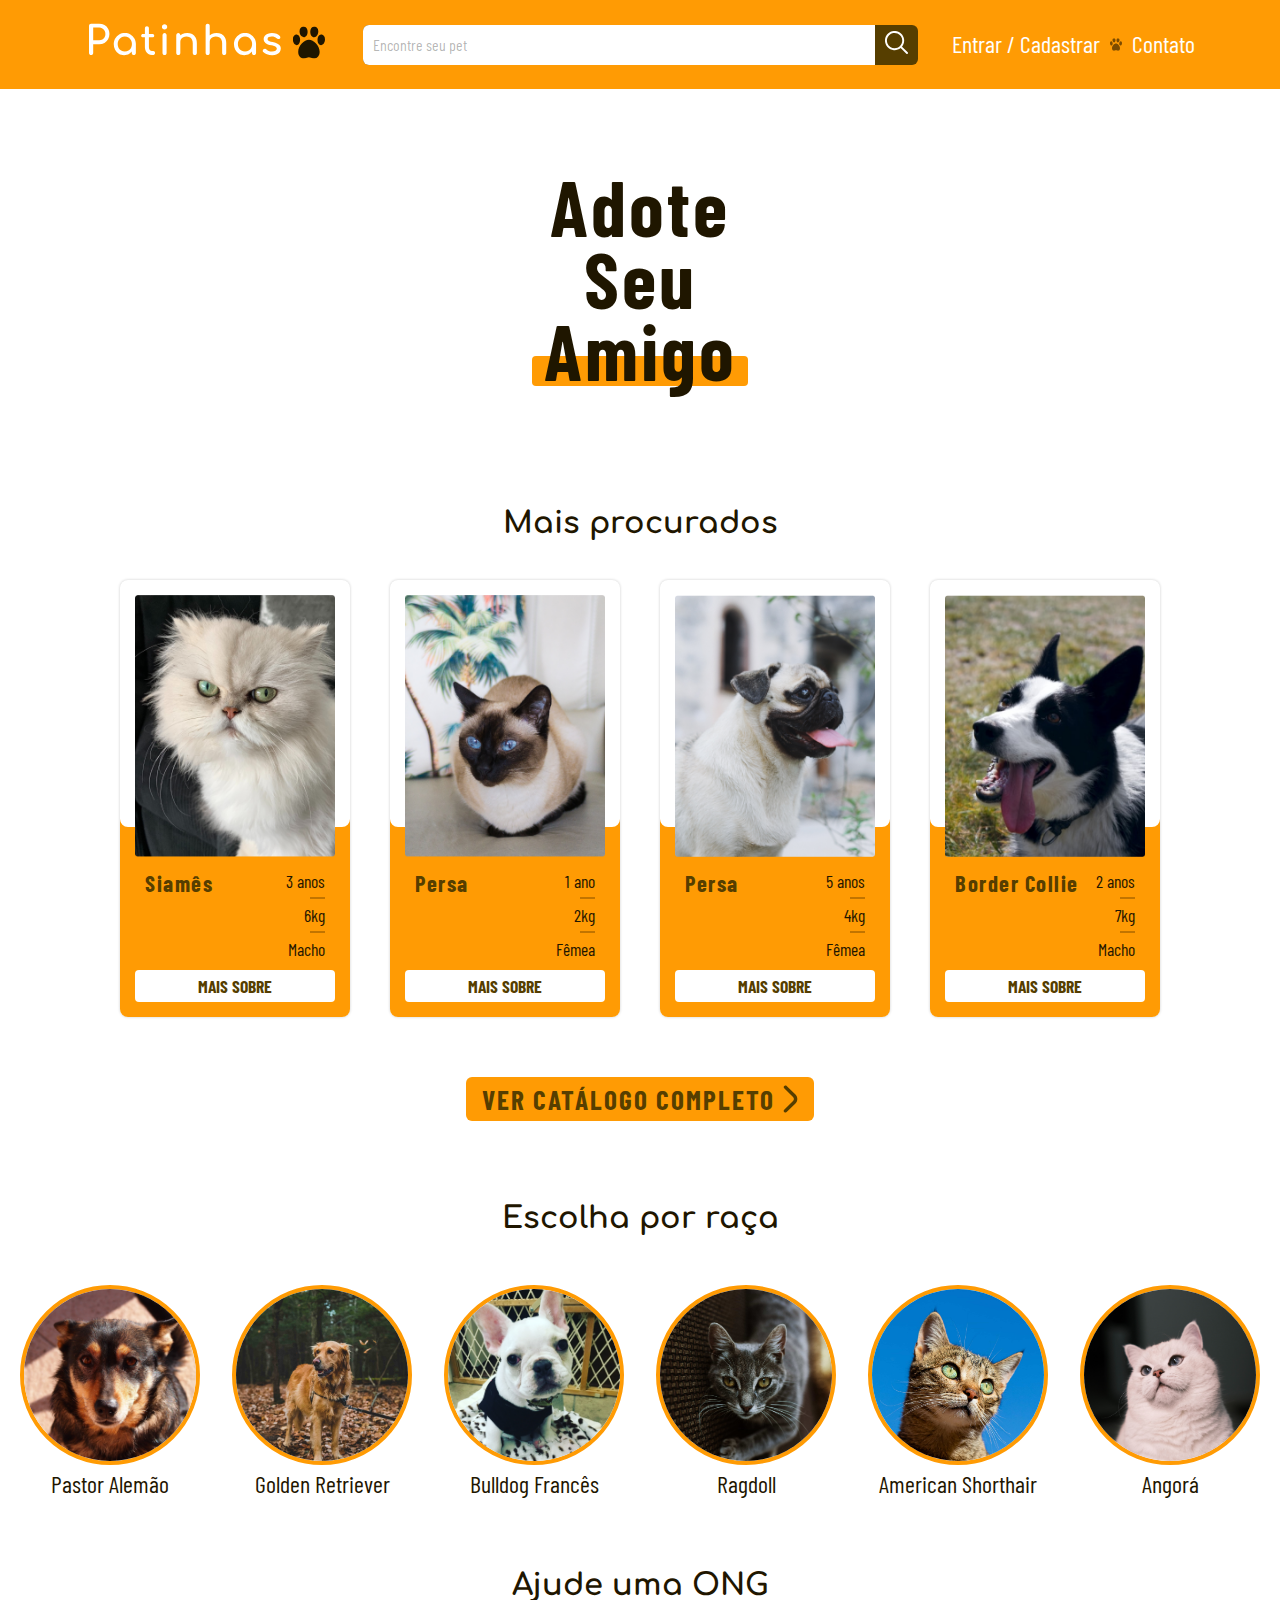
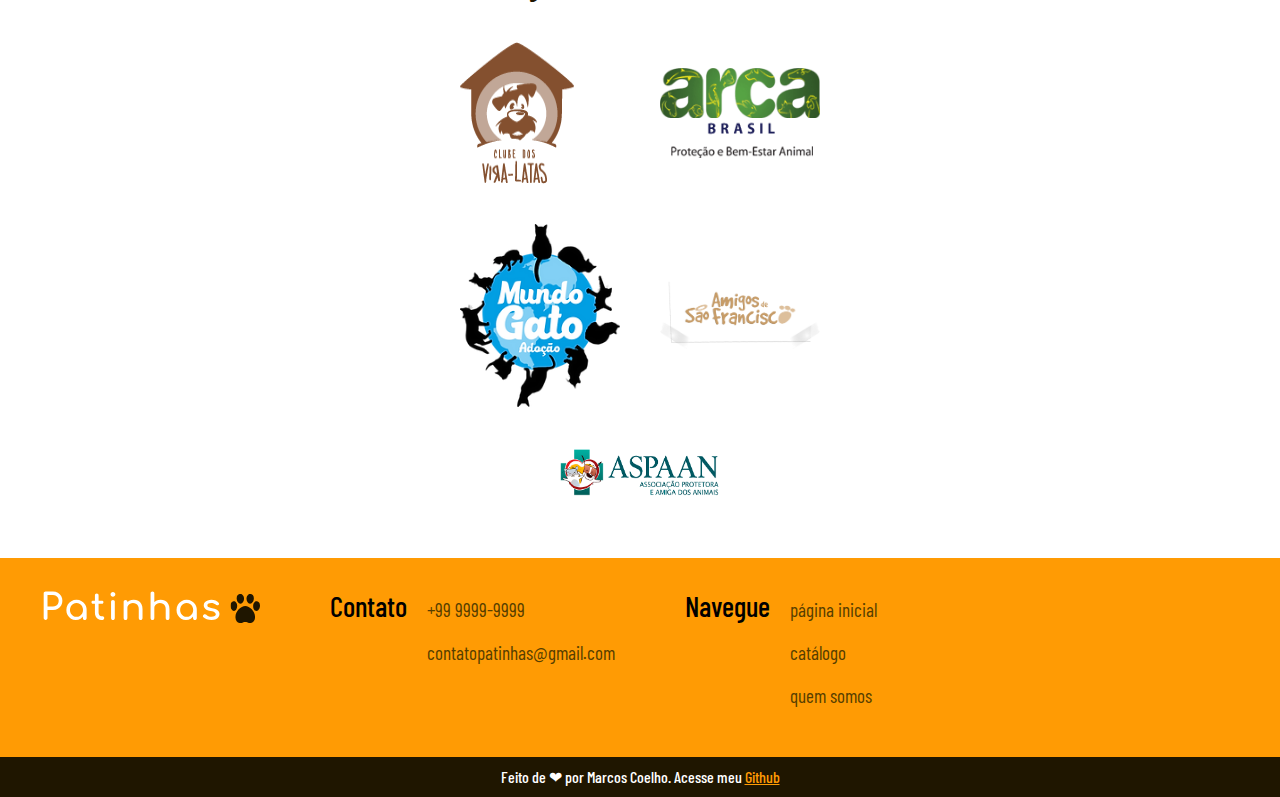
<file: index.html>
<!DOCTYPE html>
<html lang="pt-br">

<head>
  <meta charset="UTF-8">
  <meta http-equiv="X-UA-Compatible" content="IE=edge">
  <meta name="viewport" content="width=device-width, initial-scale=1.0">

  <link rel="preconnect" href="https://fonts.googleapis.com">
  <link rel="preconnect" href="https://fonts.gstatic.com" crossorigin>
  <link
    href="https://fonts.googleapis.com/css2?family=Barlow+Condensed:wght@500;600;700&family=Comfortaa:wght@500;700&display=swap"
    rel="stylesheet">

  <link rel="stylesheet" href="./assets/css/style.css">

  <link rel="shortcut icon" href="./assets/imgs/icones/pata-logo.svg" type="image/x-icon">

  <script src="./assets/js/script.js" type="module" defer></script>
  <title>Patinhas - Seu PetShop Online</title>
</head>

<body>
  <header class="header">
    <div class="header-logo">
      <a href="index.html" title="voltar para a pagina inicial">
        <img src="./assets/imgs/icones/logo.svg" alt="logo Patinhas">
      </a>
    </div>
    <div class="header-search">
      <input type="text" id="search" name="search" placeholder="Encontre seu pet">
      <label for="search"><img src="./assets/imgs/icones/search.svg" alt="icon search"></label>
    </div>
    <nav class="header-nav-container">
      <div class="header-nav">
        <a href="./pagina-em-construcao.html">Entrar / Cadastrar</a>
        <img src="./assets/imgs/icones/pata-logo.svg" alt="">
        <a href="./pagina-em-construcao.html">Contato</a>
      </div>
    </nav>
    <div class="menu">
      <p data-menu>Menu</p>
    </div>
  </header>

  <main>
    <section class="main-header">
      <div class="header-container">
        <h1>adote seu amigo</h1>
        <div class="main-detalhe">
        </div>
      </div>
    </section>


    <section class="procurados">
      <h2 class="section-title">Mais procurados</h2>
      <ul class="procurados-cards">
        <li>
          <div class="procurados-image">
            <img src="./assets/imgs/images-animais/siames.png" alt="gato siamês">
          </div>
          <div class="procurados-content">
            <div class="content-nome">
              <h3>Siamês</h3>
            </div>
            <ul class="content-dados">
              <li>
                <p>3 anos</p>
              </li>
              <li>
                <p>6kg</p>
              </li>
              <li>
                <p>Macho</p>
              </li>
            </ul>
          </div>
          <div class="card-button">
            <a href="./pagina-em-construcao.html">
              <button>Mais sobre</button>
            </a>
          </div>
        </li>
        <li>
          <div class="procurados-image">
            <img src="./assets/imgs/images-animais/persa.png" alt="gato persa">
          </div>
          <div class="procurados-content">
            <div class="content-nome">
              <h3>Persa</h3>
            </div>
            <ul class="content-dados">
              <li>
                <p>1 ano</p>
              </li>
              <li>
                <p>2kg</p>
              </li>
              <li>
                <p>Fêmea</p>
              </li>
            </ul>
          </div>
          <div class="card-button">
            <a href="./pagina-em-construcao.html">
              <button>Mais sobre</button>
            </a>
          </div>
        </li>
        <li>
          <div class="procurados-image">
            <img src="./assets/imgs/images-animais/pug.png" alt="cachorro pug">
          </div>
          <div class="procurados-content">
            <div class="content-nome">
              <h3>Persa</h3>
            </div>
            <ul class="content-dados">
              <li>
                <p>5 anos</p>
              </li>
              <li>
                <p>4kg</p>
              </li>
              <li>
                <p>Fêmea</p>
              </li>
            </ul>
          </div>
          <div class="card-button">
            <a href="./pagina-em-construcao.html">
              <button>Mais sobre</button>
            </a>
          </div>
        </li>
        <li>
          <div class="procurados-image">
            <img src="./assets/imgs/images-animais/border.png" alt="cachorro border collie">
          </div>
          <div class="procurados-content">
            <div class="content-nome">
              <h3>Border Collie</h3>
            </div>
            <ul class="content-dados">
              <li>
                <p>2 anos</p>
              </li>
              <li>
                <p>7kg</p>
              </li>
              <li>
                <p>Macho</p>
              </li>
            </ul>
          </div>
          <div class="card-button">
            <a href="./pagina-em-construcao.html">
              <button>Mais sobre</button>
            </a>
          </div>
        </li>

      </ul>

      <div class="procurados-catalogo-container">
        <a href="./pagina-em-construcao.html" class="procurados-catalogo button-section">
          <p>ver catálogo completo</p>
          <img src="./assets/imgs/icones/arrow.svg" alt="">
        </a>
      </div>
    </section>

    <section class="racas">
      <h2 class="section-title">Escolha por raça</h2>
      <ul class="racas-options">
        <li>
          <a href="./pagina-em-construcao.html">
            <div class="options-image">
              <img src="./assets/imgs/images-animais/pastor-alemao.jpg" alt="cão Pastor Alemão">
            </div>
            <p class="options-name">Pastor Alemão</p>
          </a>
        </li>
        <li>
          <a href="./pagina-em-construcao.html">

            <div class="options-image">
              <img src="./assets/imgs/images-animais/golden-retriever.jpg" alt="cão Golden Retriever">
            </div>
            <p class="options-name">Golden Retriever</p>
          </a>
        </li>
        <li>
          <a href="./pagina-em-construcao.html">

            <div class="options-image">
              <img src="./assets/imgs/images-animais/bulldog-frances.jpg" alt="cão Bulldog Francês">
            </div>
            <p class="options-name">Bulldog Francês</p>
          </a>
        </li>
        <li>
          <a href="./pagina-em-construcao.html">

            <div class="options-image">
              <img src="./assets/imgs/images-animais/ragdoll.jpg" alt="gato Ragdoll">
            </div>
            <p class="options-name">Ragdoll</p>
          </a>
        </li>
        <li>
          <a href="./pagina-em-construcao.html">

            <div class="options-image">
              <img src="./assets/imgs/images-animais/american-shorthair.jpg" alt=" gato American Shorthair">
            </div>
            <p class="options-name">American Shorthair</p>
          </a>
        </li>
        <li>
          <a href="./pagina-em-construcao.html">

            <div class="options-image">
              <img src="./assets/imgs/images-animais/angora.jpg" alt="gato Angorá">
            </div>
            <p class="options-name">Angorá</p>
          </a>
        </li>
      </ul>
    </section>

    <section class="ongs">
      <h2 class="section-title">Ajude uma ONG</h2>
      <ul class="ongs-list">
        <li>
          <a href="https://www.clubedosviralatas.org.br/">
            <img src="./assets/imgs/images/vira-latas.png" alt="Logo Clube dos Vira-latas">
          </a>

        </li>
        <li>
          <a href="https://arcabrasil.org.br/">
            <img src="./assets/imgs/images/arca-brasil.png" alt="Logo Arca Brasil">
          </a>
        </li>
        <li>
          <a href="https://www.mundogato.org.br/">
            <img src="./assets/imgs/images/mundo-gato.webp" alt="Logo Mundo Gato">
          </a>
        </li>

        <li>
          <a href="https://amigosdesaofrancisco.com.br/">
            <img src="./assets/imgs/images/amigos-são-francisco.png" alt="Logo Amigos São Francisco">
          </a>
        </li>
        <li>
          <a href="https://www.aspaan.org.br/">
            <img src="./assets/imgs/images/aspaan.png" alt="Logo ASPAAN">
          </a>
        </li>
      </ul>
    </section>

    <section class="footer-container">
      <!-- <div class="footer-button">
        <div class="button">
          <img src="./assets/imgs/icones/arrow-top.svg" alt="">
        </div>
      </div> -->
      <footer class="footer">
        <div class="footer-logo">
          <img src="./assets/imgs/icones/logo.svg" alt="logo Patinhas">
        </div>
        <div class="footer-content">
          <h3 class="footer-title">Contato</h3>
          <div class="footer-info">
            <p>+99 9999-9999</p>
            <p>contatopatinhas@gmail.com</p>
          </div>
        </div>
        <div class="footer-content">
          <h3 class="footer-title">Navegue</h3>
          <div class="footer-info">
            <a href="index.html">página inicial</a>
            <a href="./pagina-em-construcao.html">catálogo</a>
            <a href="./pagina-em-construcao.html">quem somos</a>
          </div>
        </div>

      </footer>

    </section>
    <section class="creditos">
      <p>Feito de ❤ por Marcos Coelho. Acesse meu <a href="#https://github.com/MarcosCoelhoo/">Github</a></p>
    </section>
  </main>

</body>

</html>
</file>
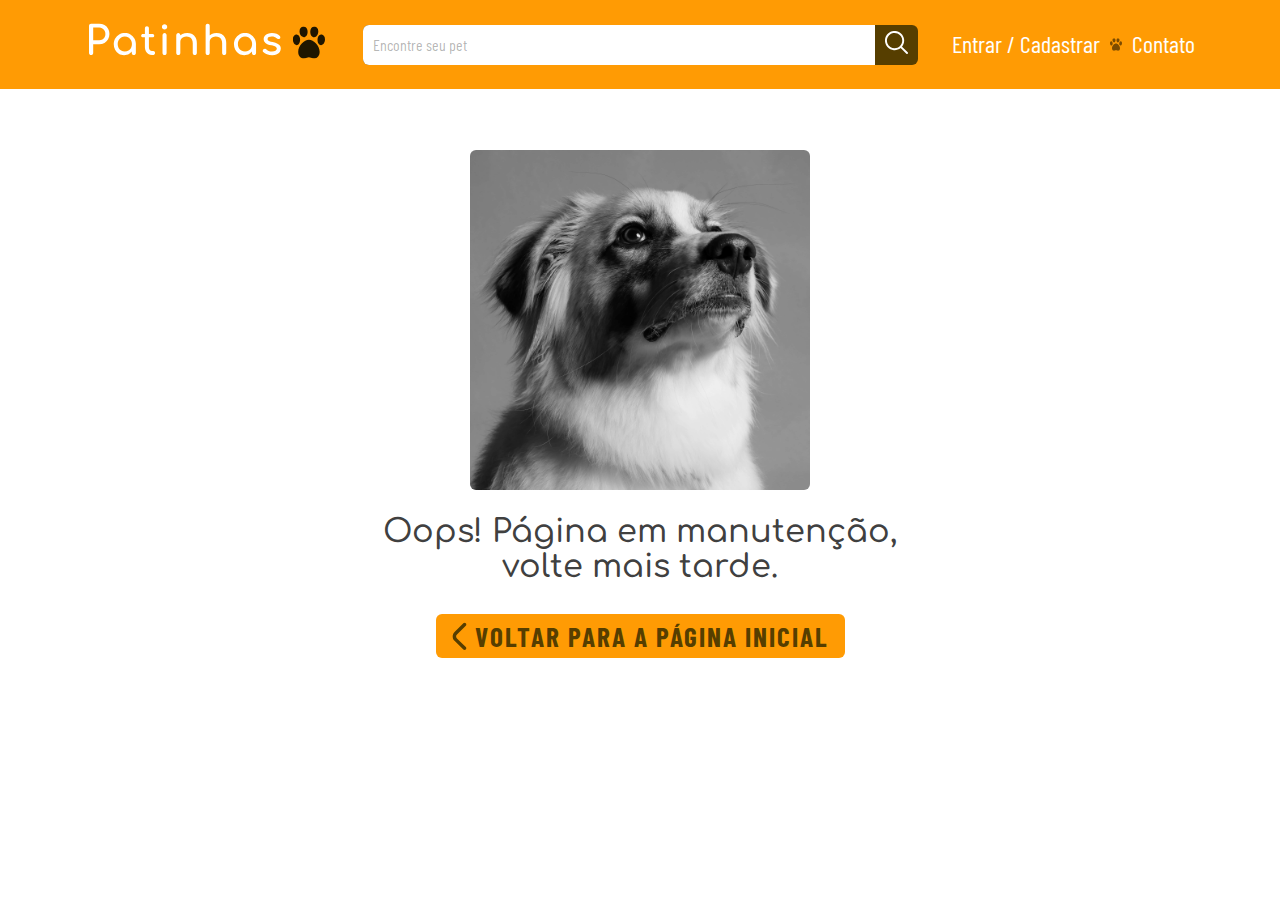
<file: pagina-em-construcao.html>
<!DOCTYPE html>
<html lang="en">

<head>
  <meta charset="UTF-8">
  <meta http-equiv="X-UA-Compatible" content="IE=edge">
  <meta name="viewport" content="width=device-width, initial-scale=1.0">

  <link rel="preconnect" href="https://fonts.googleapis.com">
  <link rel="preconnect" href="https://fonts.gstatic.com" crossorigin>
  <link
    href="https://fonts.googleapis.com/css2?family=Barlow+Condensed:wght@500;600;700&family=Comfortaa:wght@500;700&display=swap"
    rel="stylesheet">

  <link rel="stylesheet" href="./assets/css/style.css">

  <script src="./assets/js/script.js" type="module" defer></script>
  <title>Página Indisponível</title>
</head>

<body>
  <header class="header">
    <div class="header-logo">
      <a href="index.html" title="voltar para a pagina inicial">
        <img src="./assets/imgs/icones/logo.svg" alt="logo Patinhas">
      </a>
    </div>
    <div class="header-search">
      <input type="text" id="search" name="search" placeholder="Encontre seu pet">
      <label for="search"><img src="./assets/imgs/icones/search.svg" alt="icon search"></label>
    </div>
    <nav class="header-nav-container">
      <div class="header-nav">
        <a href="#">Entrar / Cadastrar</a>
        <img src="./assets/imgs/icones/pata-logo.svg" alt="">
        <a href="#">Contato</a>
      </div>
    </nav>
    <div class="menu">
      <p data-menu>Menu</p>
    </div>
  </header>

  <main>
    <section class="construcao-container">
      <div class="construcao">
        <div class="construcao-image">
          <img src="./assets/imgs/images/imagem-manutenção.jpg" alt="Cachorro triste pois a página está em construção">
        </div>
        <div class="construcao-content">
        <h1>Oops! Página em manutenção, volte mais tarde.</h1>
        <div class="contrucao-button-container">
          <a href="index.html" class="contrucao-button button-section">
            <img src="./assets/imgs/icones/arrow.svg" alt="">
            <p>Voltar para a página inicial</p>
          </a>
        </div>
      </div>
    </section>
    </div>
  </main>
</body>

</html>
</file>
<file: assets/css/style.css>
@import "./global.css";
@import "./header.css";
@import "./main-header.css";
@import "./procurados.css";
@import "./racas.css";
@import "./ongs.css";
@import "./footer.css";
@import "./construcao.css";
</file>
